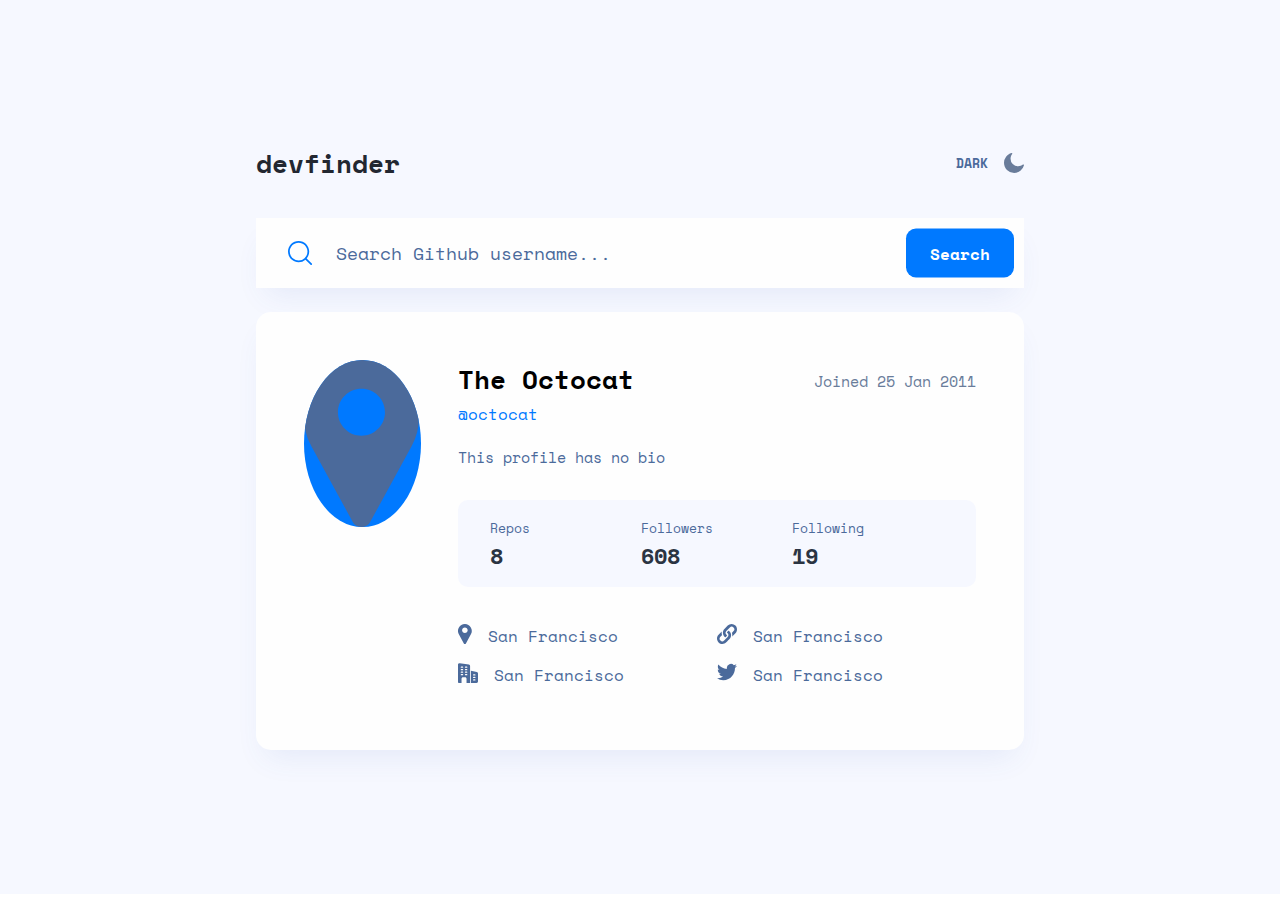
<file: git/index.html>
<!DOCTYPE html>
<html lang="en">
  <head>
    <meta charset="UTF-8" />
    <meta http-equiv="X-UA-Compatible" content="IE=edge" />
    <meta name="viewport" content="width=device-width, initial-scale=1.0" />
    <title>Github Search Repo</title>
    <link rel="stylesheet" href="./style.css" />
    <link rel="stylesheet" href="#" id="theme-style" />
    <!-- <link
      rel="stylesheet"
      href="./dark.css"
      media="(prefers-color-scheme: dark)"
    /> -->
  </head>
  <body>
    <main>
      <div class="container">
        <header>
          <div class="logo">
            <a href="#">devfinder</a>
          </div>
          <div class="colour-mode" id="colour-mode">
            <!-- either add dar or light -->
            <small></small>
            <svg
              class="moon-icon"
              width="20"
              height="20"
              xmlns="http://www.w3.org/2000/svg"
            >
              <path
                d="M19.513 11.397a.701.701 0 00-.588.128 7.496 7.496 0 01-2.276 1.336 7.101 7.101 0 01-2.583.462 7.505 7.505 0 01-5.32-2.209 7.568 7.568 0 01-2.199-5.342c0-.873.154-1.72.41-2.49a6.904 6.904 0 011.227-2.21.657.657 0 00-.102-.924.701.701 0 00-.589-.128C5.32.61 3.427 1.92 2.072 3.666A10.158 10.158 0 000 9.83c0 2.8 1.125 5.342 2.967 7.19a10.025 10.025 0 007.16 2.98c2.353 0 4.527-.822 6.266-2.183a10.13 10.13 0 003.58-5.624.623.623 0 00-.46-.796z"
                fill="#697C9A"
                fill-rule="nonzero"
              />
            </svg>

            <svg
              class="sun-icon"
              width="20"
              height="20"
              xmlns="http://www.w3.org/2000/svg"
            >
              <g fill="#FFF" fill-rule="nonzero">
                <path
                  d="M13.545 6.455c-.9-.9-2.17-1.481-3.545-1.481a4.934 4.934 0 00-3.545 1.481c-.9.9-1.481 2.17-1.481 3.545 0 1.376.582 2.646 1.481 3.545.9.9 2.17 1.481 3.545 1.481a4.934 4.934 0 003.545-1.481c.9-.9 1.481-2.17 1.481-3.545a4.934 4.934 0 00-1.481-3.545zM10 3.413a.7.7 0 00.688-.688V.688A.7.7 0 0010 0a.7.7 0 00-.688.688v2.037a.7.7 0 00.688.688zM15.635 5.344l1.455-1.455a.67.67 0 000-.952.67.67 0 00-.952 0l-1.455 1.455a.67.67 0 000 .952c.238.264.66.264.952 0zM19.312 9.312h-2.037a.7.7 0 00-.688.688.7.7 0 00.688.688h2.037A.7.7 0 0020 10a.7.7 0 00-.688-.688zM15.608 14.656a.67.67 0 00-.952 0 .67.67 0 000 .952l1.455 1.455a.67.67 0 00.952 0 .67.67 0 000-.952l-1.455-1.455zM10 16.587a.7.7 0 00-.688.688v2.037A.7.7 0 0010 20a.7.7 0 00.688-.688v-2.037a.7.7 0 00-.688-.688zM4.365 14.656L2.91 16.111a.67.67 0 000 .952.67.67 0 00.952 0l1.455-1.455a.67.67 0 000-.952c-.238-.264-.66-.264-.952 0zM3.413 10a.7.7 0 00-.688-.688H.688A.7.7 0 000 10a.7.7 0 00.688.688h2.037A.7.7 0 003.413 10zM4.365 5.344a.67.67 0 00.952 0 .67.67 0 000-.952L3.862 2.937a.67.67 0 00-.952 0 .67.67 0 000 .952l1.455 1.455z"
                />
              </g>
            </svg>
          </div>
        </header>

        <!-- Search bar section -->

        <div class="search-bar">
          <form action="#" id="search-user">
            <div class="form-container">
              <input
                type="search"
                id="search"
                placeholder="Search Github username..."
              />
              <img src="assets/icon-search.svg" alt="search-icon" />
              <small class="error-message" id="error-message">No results</small>
              <input type="submit" id="search-btn" value="Search" />
            </div>
          </form>
        </div>

        <!-- Github user card -->
        <div class="github-user" id="github-user">
          <div class="profile-img">
            <img src="./assets/icon-location.svg" alt="profile-img" />
          </div>

          <div class="github-profile">
            <div class="profile">
              <h1>The Octocat</h1>
              <small>Joined 25 Jan 2011 </small>
              <a href="">@octocat</a>
            </div>

            <p>This profile has no bio</p>

            <div class="data-info">
              <div class="data-section">
                <small>Repos</small>
                <h2>8</h2>
              </div>
              <div class="data-section">
                <small>Followers</small>
                <h2>608</h2>
              </div>
              <div class="data-section">
                <small>Following</small>
                <h2>19</h2>
              </div>
            </div>

            <div class="social-media">
              <div class="social-link">
                <a href="" target="_blank" class="hover">
                  <svg
                    height="20"
                    width="14"
                    xmlns="http://www.w3.org/2000/svg"
                  >
                    <path
                      d="M12.797 3.425C11.584 1.33 9.427.05 7.03.002a7.483 7.483 0 00-.308 0C4.325.05 2.17 1.33.955 3.425a6.963 6.963 0 00-.09 6.88l4.959 9.077.007.012c.218.38.609.606 1.045.606.437 0 .828-.226 1.046-.606l.007-.012 4.96-9.077a6.963 6.963 0 00-.092-6.88zm-5.92 5.638c-1.552 0-2.813-1.262-2.813-2.813s1.261-2.812 2.812-2.812S9.69 4.699 9.69 6.25 8.427 9.063 6.876 9.063z"
                      fill="#4b6a9b"
                    />
                  </svg>
                  <small>San Francisco</small>
                </a>
              </div>

              <div class="social-link">
                <a href="" target="_blank" class="hover">
                  <svg
                    height="20"
                    width="20"
                    xmlns="http://www.w3.org/2000/svg"
                  >
                    <g fill="#4b6a9b">
                      <path
                        d="M7.404 5.012c-2.355 2.437-1.841 6.482.857 8.273.089.06.207.048.283-.027.568-.555 1.049-1.093 1.47-1.776a.213.213 0 00-.084-.3A2.743 2.743 0 018.878 10.1a2.64 2.64 0 01-.223-1.803c.168-.815 1.043-1.573 1.711-2.274l-.004-.002 2.504-2.555a2.568 2.568 0 013.648-.019 2.6 2.6 0 01.037 3.666l-1.517 1.56a.266.266 0 00-.06.273c.35 1.012.435 2.44.201 3.519-.006.03.031.05.053.028l3.228-3.295c2.062-2.105 2.044-5.531-.04-7.615a5.416 5.416 0 00-7.691.04L7.417 4.998l-.013.014z"
                      />
                      <path
                        d="M13.439 13.75a.401.401 0 00.006-.003c.659-1.204.788-2.586.48-3.933l-.002.002-.001-.001a5.434 5.434 0 00-2.19-3.124.3.3 0 00-.333.015c-.553.448-1.095 1.021-1.452 1.754a.243.243 0 00.096.317c.415.24.79.593 1.04 1.061h.001c.196.33.388.958.263 1.632-.116.894-1.019 1.714-1.736 2.453-.546.559-1.935 1.974-2.49 2.542a2.6 2.6 0 01-3.666.037 2.6 2.6 0 01-.038-3.666l1.521-1.564A.266.266 0 005 11.004c-.338-1.036-.43-2.432-.217-3.51.006-.03-.031-.049-.053-.027l-3.179 3.245c-2.083 2.126-2.066 5.588.04 7.693 2.125 2.083 5.57 2.048 7.653-.078.723-.81 3.821-3.678 4.195-4.577z"
                      />
                    </g>
                  </svg>
                  <small>San Francisco</small>
                </a>
              </div>

              <div class="social-link">
                <a href="" target="_blank" class="hover">
                  <svg
                    height="20"
                    width="20"
                    xmlns="http://www.w3.org/2000/svg"
                  >
                    <g fill="#4b6a9b">
                      <path
                        d="M10.858 1.558L1.7.167A1.477 1.477 0 00.517.492 1.49 1.49 0 000 1.608v17.559c0 .458.375.833.833.833h2.709v-4.375c0-.808.65-1.458 1.458-1.458h2.083c.809 0 1.459.65 1.459 1.458V20h3.541V3a1.46 1.46 0 00-1.225-1.442zM4.583 12.292h-1.25a.625.625 0 010-1.25h1.25a.625.625 0 010 1.25zm0-2.5h-1.25a.625.625 0 010-1.25h1.25a.625.625 0 010 1.25zm0-2.5h-1.25a.625.625 0 010-1.25h1.25a.625.625 0 010 1.25zm0-2.5h-1.25a.625.625 0 010-1.25h1.25a.625.625 0 010 1.25zm4.167 7.5H7.5a.625.625 0 010-1.25h1.25a.625.625 0 010 1.25zm0-2.5H7.5a.625.625 0 010-1.25h1.25a.625.625 0 010 1.25zm0-2.5H7.5a.625.625 0 010-1.25h1.25a.625.625 0 010 1.25zm0-2.5H7.5a.625.625 0 010-1.25h1.25a.625.625 0 010 1.25zM18.85 9.035l-5.933-1.242V20h5.625A1.46 1.46 0 0020 18.542V10.46c0-.688-.47-1.274-1.15-1.425zM16.875 17.5h-1.25a.625.625 0 010-1.25h1.25a.625.625 0 010 1.25zm0-2.5h-1.25a.625.625 0 010-1.25h1.25a.625.625 0 010 1.25zm0-2.5h-1.25a.625.625 0 010-1.25h1.25a.625.625 0 010 1.25z"
                      />
                    </g>
                  </svg>
                  <small>San Francisco</small>
                </a>
              </div>

              <div class="social-link">
                <a href="" target="_blank" class="hover">
                  <svg
                    height="18"
                    width="20"
                    xmlns="http://www.w3.org/2000/svg"
                  >
                    <path
                      d="M20 2.799a8.549 8.549 0 01-2.363.647 4.077 4.077 0 001.804-2.266 8.194 8.194 0 01-2.6.993A4.099 4.099 0 009.75 4.977c0 .324.027.637.095.934-3.409-.166-6.425-1.8-8.452-4.288a4.128 4.128 0 00-.56 2.072c0 1.42.73 2.679 1.82 3.408A4.05 4.05 0 01.8 6.598v.045a4.119 4.119 0 003.285 4.028 4.092 4.092 0 01-1.075.135c-.263 0-.528-.015-.776-.07.531 1.624 2.038 2.818 3.831 2.857A8.239 8.239 0 01.981 15.34 7.68 7.68 0 010 15.285a11.543 11.543 0 006.29 1.84c7.545 0 11.67-6.25 11.67-11.667 0-.182-.006-.357-.015-.53A8.18 8.18 0 0020 2.798z"
                      fill="#4b6a9b"
                    />
                  </svg>
                  <small>San Francisco</small>
                </a>
              </div>
            </div>
          </div>
        </div>
      </div>
    </main>
    <script src="./index.js"></script>
  </body>
</html>
</file>
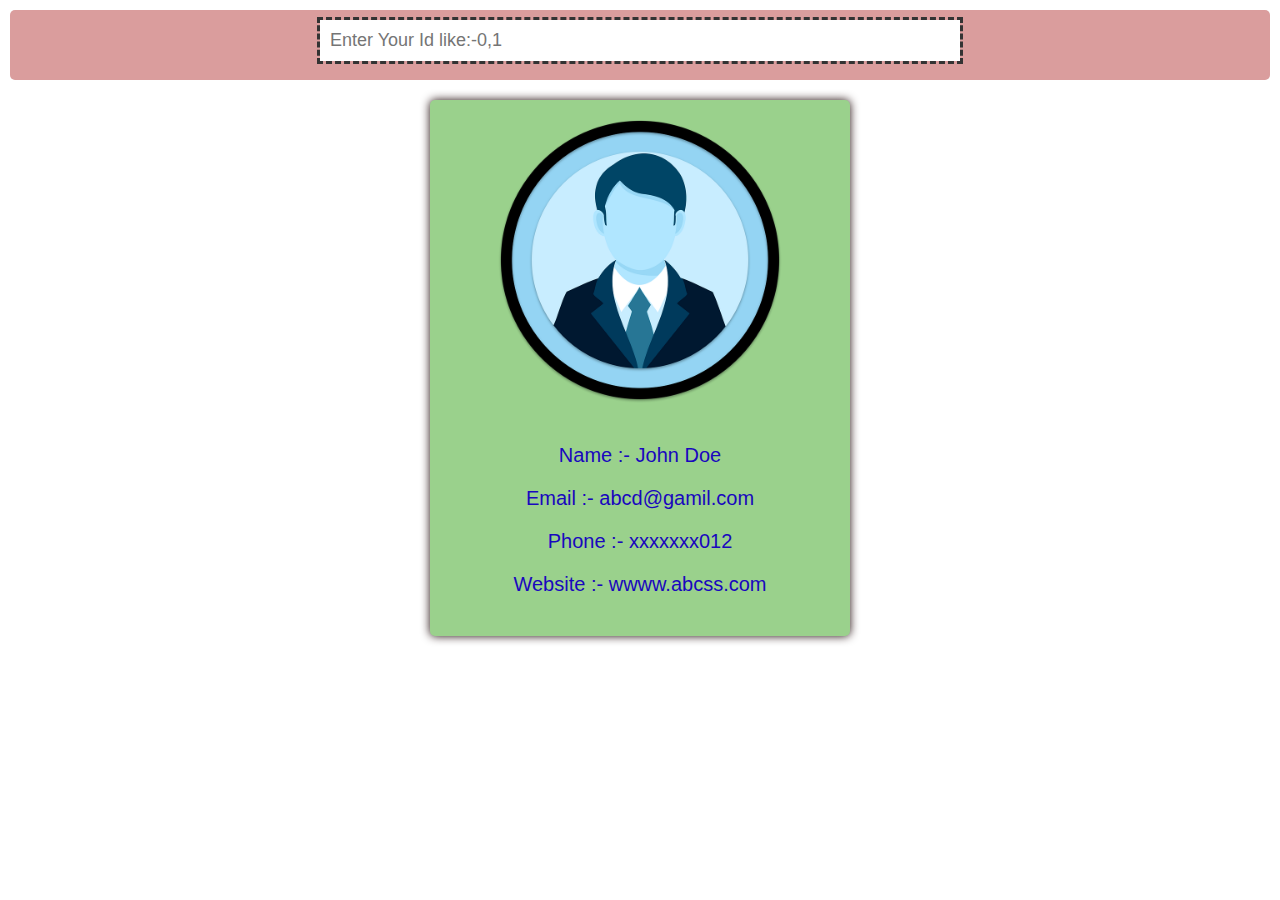
<file: test10June/index.html>
<!DOCTYPE html>
<html lang="en">
  <head>
    <meta charset="UTF-8" />
    <meta http-equiv="X-UA-Compatible" content="IE=edge" />
    <meta name="viewport" content="width=device-width, initial-scale=1.0" />
    <title>Business Card</title>
    <link rel="stylesheet" href="index.css" />
  </head>
  <body>
    <div class="row">
      <div class="search">
        <form action="">
          <input
            type="text"
            placeholder="Enter Your Id like:-0,1"
            id="search"
          />
        </form>
      </div>
      <div class="card" id="card">
        <div class="card-image">
          <img src="./user.png" width="300" height="300" alt="image1" />
        </div>
        <div class="card-text">
          <p>Name :- John Doe</p>
          <p>Email :- abcd@gamil.com</p>
          <p>Phone :- xxxxxxx012</p>
          <p>Website :- wwww.abcss.com</p>
        </div>
      </div>
    </div>
    <script src="./index.js"></script>
  </body>
</html>
</file>
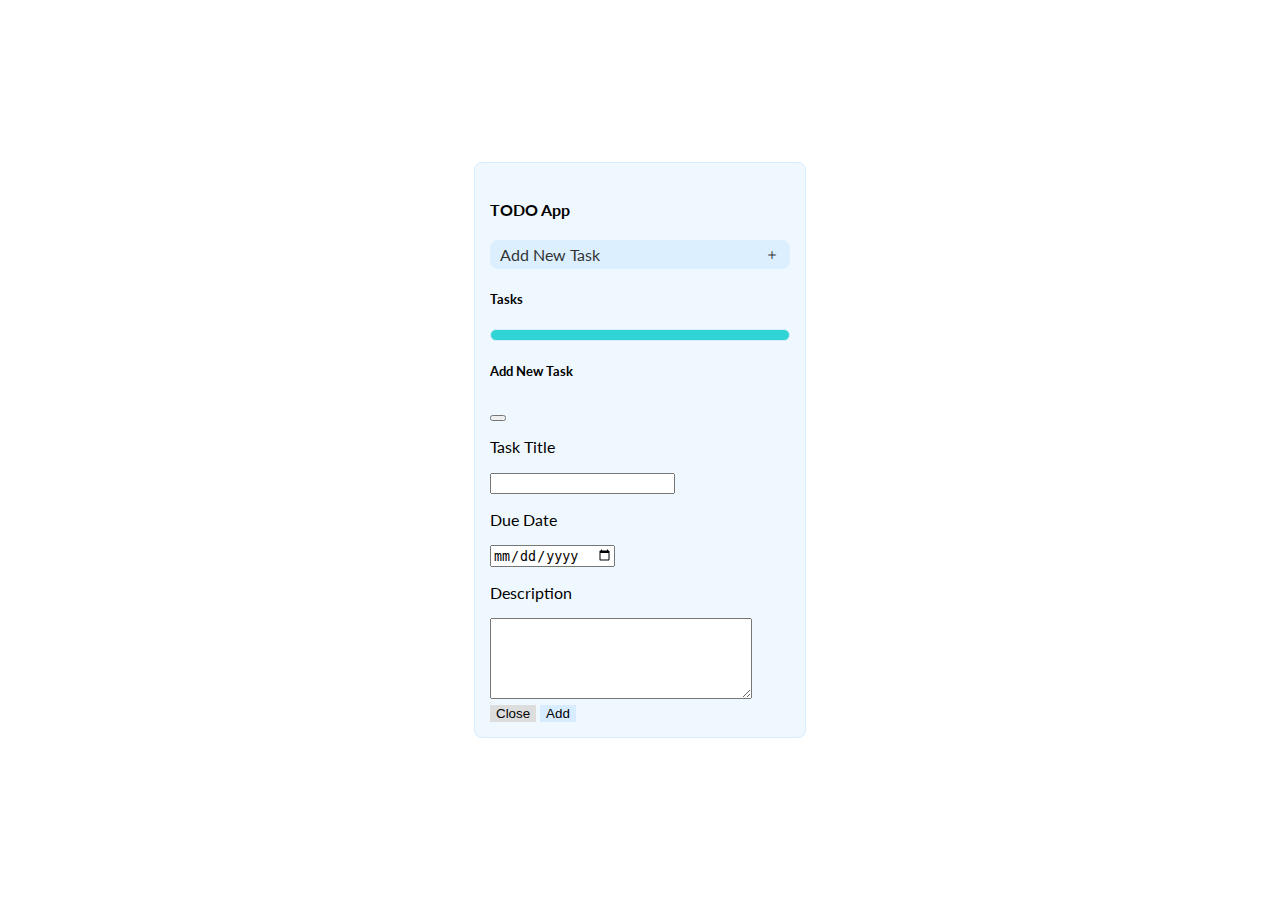
<file: todo2/index.html>
<!DOCTYPE html>
<html lang="en">
  <head>
    <meta charset="UTF-8" />
    <meta http-equiv="X-UA-Compatible" content="IE=edge" />
    <meta name="viewport" content="width=device-width, initial-scale=1.0" />
    <title>Todo App</title>
    <link rel="stylesheet" href="style.css" />
    <!-- CSS only -->
    <link
      href="https://cdn.jsdelivr.net/npm/bootstrap@5.2.0-beta1/dist/css/bootstrap.min.css"
      rel="stylesheet"
      integrity="sha384-0evHe/X+R7YkIZDRvuzKMRqM+OrBnVFBL6DOitfPri4tjfHxaWutUpFmBp4vmVor"
      crossorigin="anonymous"
    />
    <!-- JavaScript Bundle with Popper -->
    <script
      src="https://cdn.jsdelivr.net/npm/bootstrap@5.2.0-beta1/dist/js/bootstrap.bundle.min.js"
      integrity="sha384-pprn3073KE6tl6bjs2QrFaJGz5/SUsLqktiwsUTF55Jfv3qYSDhgCecCxMW52nD2"
      crossorigin="anonymous"
    ></script>
    <link
      rel="stylesheet"
      href="https://cdn.jsdelivr.net/npm/bootstrap-icons@1.8.3/font/bootstrap-icons.css"
    />
  </head>
  <body>
    <div class="app">
      <h4>TODO App</h4>
      <div id="addNew" data-bs-toggle="modal" data-bs-target="#form">
        <span>Add New Task</span>
        <i class="bi bi-plus"></i>
      </div>
      <h5 class="text-center my-3">Tasks</h5>
      <div id="tasks"></div>

      <!-- Modal -->
      <form
        class="modal fade"
        id="form"
        tabindex="-1"
        aria-labelledby="exampleModalLabel"
        aria-hidden="true"
      >
        <div class="modal-dialog">
          <div class="modal-content">
            <div class="modal-header">
              <h5 class="modal-title" id="exampleModalLabel">Add New Task</h5>
              <button
                type="button"
                class="btn-close"
                data-bs-dismiss="modal"
                aria-label="Close"
              ></button>
            </div>
            <div class="modal-body">
              <div>
                <p>Task Title</p>
                <input
                  type="text"
                  class="form-control"
                  id="textInput"
                  name="taskTitle"
                />
                <div id="msg"></div>
              </div>

              <div>
                <p class="mt-2">Due Date</p>
                <input
                  type="date"
                  name="date"
                  id="dateInput"
                  class="form-control"
                />
              </div>
              <div>
                <p class="mt-2">Description</p>
                <textarea
                  name="desc"
                  id="textarea"
                  class="form-control"
                  cols="30"
                  rows="5"
                ></textarea>
              </div>
            </div>
            <div class="modal-footer">
              <button
                type="button"
                class="btn btn-secondary"
                data-bs-dismiss="modal"
                id="cancel"
              >
                Close
              </button>
              <button type="submit" id="add" class="btn btn-primary">
                Add
              </button>
            </div>
          </div>
        </div>
      </form>
    </div>
    <script src="./index.js"></script>
  </body>
</html>
</file>
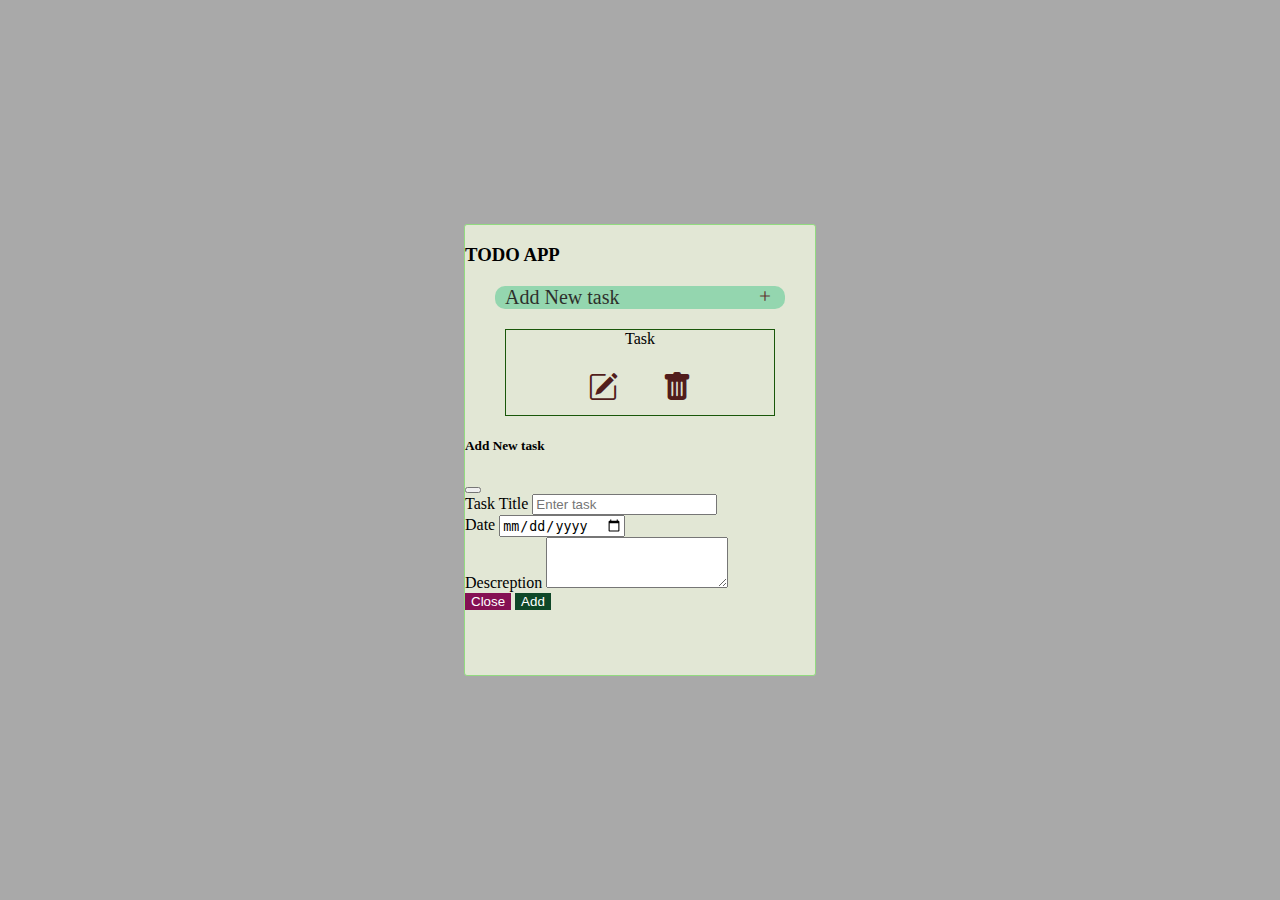
<file: todoApp/index.html>
<!DOCTYPE html>
<html lang="en">
  <head>
    <meta charset="UTF-8" />
    <meta http-equiv="X-UA-Compatible" content="IE=edge" />
    <meta name="viewport" content="width=device-width, initial-scale=1.0" />
    <title>Todo App</title>
    <link rel="stylesheet" href="./style.css" />
    <link
      href="https://cdn.jsdelivr.net/npm/bootstrap@5.2.0-beta1/dist/css/bootstrap.min.css"
      rel="stylesheet"
      integrity="sha384-0evHe/X+R7YkIZDRvuzKMRqM+OrBnVFBL6DOitfPri4tjfHxaWutUpFmBp4vmVor"
      crossorigin="anonymous"
    />
    <link
      rel="stylesheet"
      href="https://cdn.jsdelivr.net/npm/bootstrap-icons@1.8.3/font/bootstrap-icons.css"
    />
  </head>
  <body>
    <div class="app">
      <h3>TODO APP</h3>
      <div id="addnew" data-bs-toggle="modal" data-bs-target="#form">
        <span>Add New task</span>
        <i class="bi bi-plus fs-5 fw-bolder"></i>
      </div>
      <div class="text-center" id="textShow">Task
        <!-- //takssk -->
            <div class="task">
                <div class="task-title">
                    <h3 id="task-title"></h3>
                    <span id="task-date"></span>
                </div>
                <div class="task-desc">
                    <p id="task-desc"></p>
                </div>  
                <div class="icon">
                  <div id="updateData"  data-bs-toggle="modal" data-bs-target="#form">
                    <i class="bi bi-pencil-square" id="btne" onclick="editData()"></i>
                </div>
                    <i class="bi bi-trash-fill" id="btnd" onclick="deleteData()"></i>
                </div>
            </div>
      </div>
      <div id="task"></div>
      <!-- modals -->
      <!-- Modal -->
      <div
        class="modal fade"
        id="form"
        tabindex="-1"
        aria-labelledby="exampleModalLabel"
        aria-hidden="true"
      >
        <div class="modal-dialog">
          <div class="modal-content">
            <div class="modal-header">
              <h5 class="modal-title" id="exampleModalLabel">Add New task</h5>
              <button
                type="button"
                class="btn-close"
                data-bs-dismiss="modal"
                aria-label="Close"
              ></button>
            </div>
            <div class="modal-body">
                <form id="form-task">
                    <div class="form-group">
                    <label for="task">Task Title</label>
                    <input
                        type="text"
                        class="form-control"
                        id="textinput"
                        placeholder="Enter task"
                   
                    />
                    <div id="msg"></div>
                    </div>
                    <div class="form-group">
                    <label for="date">Date</label>
                    <input
                        type="date"
                        class="form-control"
                        id="dateinput"
                        placeholder="Enter date"
                        
                    />
                    </div>
                    <div class="form-group">
                        <label for="desc">Descreption</label>
                    <textarea class="form-control" id="textarea" rows="3"></textarea>
                    </div>
              
            </div>
            <div class="modal-footer">
              <button
                type="button"
                class="btn btn-secondary"
                data-bs-dismiss="modal"
                id="close"
              >
                Close
              </button>
              <button type="submit" id="add" class="btn btn-primary">
                Add
              </button>
            </div>
            
          </div>
        </div>
      </div>
    </div>
    <script
      src="https://cdn.jsdelivr.net/npm/bootstrap@5.2.0-beta1/dist/js/bootstrap.bundle.min.js"
      integrity="sha384-pprn3073KE6tl6bjs2QrFaJGz5/SUsLqktiwsUTF55Jfv3qYSDhgCecCxMW52nD2"
      crossorigin="anonymous"
    ></script>
    <script src="./index.js"></script>
  </body>
</html>
</file>
<file: git/style.css>
@import url("https://fonts.googleapis.com/css2?family=Space+Mono:wght@400;700&display=swap");

* {
  box-sizing: border-box;
  font-family: "Space Mono", monospace;
  font-size: 16px;
  margin: 0;
  padding: 0;
}

:root {
  --primary-colour: #0079ff;
  --background-colour: #f6f8ff;
  --content-background: #fefefe;
  --input-placeholder: #4b6a9b;
  --mode-colour: #697c9a;
  --number-colour: #2b3442;
  --text-colour: #222731;
}

/**************************** Main container *****************************/
main {
  background-color: var(--background-colour);
  padding: 144px 0;
  width: 100%;
}
.container {
  margin: 0 auto;

  min-width: 730px;
  width: 60%;
}

/* Font Weight = 700 */
.logo a,
.colour-mode small,
.search-bar input[type="submit"] {
  font-weight: 700;
}

/**************************** Header *****************************/
header {
  display: flex;
  justify-content: space-between;
  margin-bottom: 36px;
}
.logo a,
.colour-mode small {
  color: var(--text-colour);
}

.logo a {
  text-decoration: none;
  font-size: 26px;
}
.colour-mode {
  display: flex;
  align-items: center;
  justify-content: space-between;
  cursor: pointer;
}

.colour-mode small::after {
  content: "dark";
}
.colour-mode:hover small {
  color: var(--text-colour);
}
.colour-mode:hover .moon-icon path {
  fill: var(--text-colour);
}

.colour-mode small {
  text-transform: uppercase;
  font-size: 13px;
  margin-right: 16px;
  color: var(--input-placeholder);
}

.sun-icon {
  display: none;
}

/**************************** Search bar *****************************/
.search-bar {
  margin-bottom: 24px;
}
.form-container {
  position: relative;
}

.search-bar input[type="search"] {
  width: 100%;
  padding: 22px 80px 22px;
  border: 0;
  font-size: 18px;
  background-color: var(--content-background);
  color: var(--text-colour);
  caret-color: var(--primary-colour);
}
/* .search-bar input[type="search"]:-internal-autofill-selected {
    background-color: var(--content-background);
} */
.search-bar input[type="search"]:focus {
  outline: 0;
}

.search-bar input[type="search"]::placeholder {
  color: var(--input-placeholder);
  font-size: 18px;
}

.search-bar img,
.search-bar input[type="submit"],
.error-message {
  position: absolute;
  cursor: pointer;
  top: 50%;
  transform: translateY(-50%);
}

.error-message {
  color: red;
  right: 140px;
  cursor: default;
  font-weight: 700;
  display: none;
}

.search-bar img {
  left: 32px;
}

.search-bar input[type="submit"] {
  right: 10px;
  border: 0;
  background-color: var(--primary-colour);
  color: #fff;
  padding: 12.5px 24px;
  border-radius: 10px;
}
.search-bar input[type="submit"]:hover {
  background-color: #60abff;
}

.search-bar,
.github-user {
  box-shadow: 0 16px 30px -10px rgba(70, 96, 187, 0.1);
  background-color: var(--content-background);
  border-radius: 15px;
}

/* Github User section */
.github-user {
  display: flex;
  justify-content: space-between;
  padding: 48px;
}

.github-user .profile-img {
  margin-right: 37px;
}

.github-user .profile-img img {
  border-radius: 50%;
  width: 117px;
  background-color: #0079ff;
}

.github-profile {
  width: 80%;
}
.github-profile .profile {
  display: grid;
  grid-template-columns: auto auto;
}

.github-profile .profile h1 {
  font-size: 26px;
}

.github-profile .profile small {
  font-size: 15px;
  color: var(--mode-colour);
  padding: 10px 0;
  text-align: end;
}

.github-profile .profile a {
  color: var(--primary-colour);
  text-decoration: none;
}

.github-profile p {
  font-size: 15px;
  margin: 20px 0px 32px;
  color: var(--input-placeholder);
}

/* data-info section */
.github-profile .data-info {
  background-color: var(--background-colour);
  border-radius: 10px;
  display: grid;
  grid-template-columns: repeat(3, 33.3%);
  padding: 15px 32px;
  margin-bottom: 37px;
}

.data-info .data-section small {
  color: var(--input-placeholder);
  font-size: 13px;
}

.data-info .data-section h2 {
  font-size: 22px;
  line-height: 33px;
  color: var(--number-colour);
}

/* Social media section */
.github-profile .social-media {
  display: grid;
  grid-template-columns: repeat(2, 50%);
}

.social-media .social-link {
  margin-bottom: 15px;
}

.social-link a {
  text-decoration: none;
  display: flex;
  align-content: center;
}
.social-link a small {
  color: var(--input-placeholder);
  margin-left: 16px;
}

.not-available {
  opacity: 0.5;
}

/* ********************tablet mode******************** */

@media (max-width: 1000px) {
  .container {
    min-height: 573px;
    width: 100%;
  }

  .github-user {
    padding: 40px;
    display: block;
  }

  .github-user .profile-img {
    float: left;
  }

  .github-user .github-profile .profile {
    height: 117px;
    position: relative;
  }

  .github-profile {
    width: 100%;
  }

  .github-profile .profile h1,
  .github-profile .profile a,
  .github-profile .profile small {
    position: absolute;
  }

  .github-profile .profile h1 {
    top: 12px;
  }

  .github-profile .profile a {
    top: 51px;
  }

  .github-profile .profile small {
    bottom: 14px;
    padding: 0;
  }

  .github-profile p {
    margin-top: 24px;
  }
}

/* ****************mobile mode***************** */

@media (max-width: 640px) {
  main {
    padding-top: 31px;
  }

  .container {
    width: 87%;
    min-width: 327px;
  }
}

@media (max-width: 500px) {
  header {
    margin-bottom: 35px;
  }

  .search-bar input[type="search"] {
    font-size: 13px;
    padding: 20px 45px;
  }

  .search-bar input[type="search"]::placeholder,
  .error-message {
    font-size: 13px;
  }

  .search-bar img {
    left: 16px;
    font-size: 13px;
  }

  .search-bar input[type="submit"] {
    right: 7px;
    width: 85px;
    font-size: 13px;
    padding: 12px 14px;
  }
  .github-user {
    padding: 32px 24px;
  }
  .github-user .profile-img {
    width: 22%;
    margin-right: 20px;
  }

  .github-user .profile-img img {
    width: 70px;
  }

  .github-user .github-profile .profile {
    height: 70px;
  }

  .github-profile .profile h1 {
    top: 1px;
    font-size: 16px;
  }

  .github-profile p,
  .github-profile .profile a,
  .github-profile .profile small {
    font-size: 13px;
  }

  .github-profile .profile a {
    top: 25px;
  }

  .github-profile .profile small {
    bottom: 0;
  }

  .github-profile p {
    margin: 33px 0 23px;
  }

  .github-user .data-info {
    padding: 18px 15px;
  }

  .github-user .data-info .data-section {
    text-align: center;
  }
  .data-info .data-section small {
    font-size: 11px;
    line-height: 17px;
  }

  .data-info .data-section h2 {
    font-size: 16px;
  }

  .github-user .social-media {
    grid-template-columns: auto;
  }

  .social-link a small {
    margin-left: 13px;
    font-size: 13px;
  }
}
</file>
<file: git/dark.css>
:root {
  --primary-colour: #0079ff;
  --background-colour: #141d2f;
  --content-background: #1e2a47;
  --input-placeholder: #ffffff;
  --mode-colour: #ffffff;
  --number-colour: #ffffff;
  --text-colour: #ffffff;
}

.moon-icon {
  display: none;
}

.sun-icon {
  display: inline-block;
}

.colour-mode small::after {
  content: "light";
}

.colour-mode small:hover {
  color: #90a4d4;
}

.colour-mode .sun-icon path:hover {
  fill: #90a4d4;
}

.search-bar,
.github-user {
  box-shadow: none;
}
.github-profile .profile h1 {
  color: var(--text-colour);
}

.social-link a svg path {
  fill: var(--text-colour);
}
</file>
<file: test10June/index.css>
* {
  /* background-color: wheat; */
  margin: 0px;
  padding: 0px;
}
.row {
  display: flex;
  flex-wrap: wrap;
  justify-content: row;
  justify-content: center;
}
.search {
  width: 100%;
  height: 50px;
  background-color: #da9d9d;
  border-radius: 5px;
  padding: 10px;
  text-align: center;
  margin: 10px;
}
input {
  width: 50%;
  padding: 10px;
  height: 50%;
  border: none;
  outline-style: dashed;
  font-size: 18px;
  font-family: "Roboto", sans-serif;
  font-weight: 300;
  color: #333;
}
.card {
  width: 400px;
  height: auto;
  text-align: center;
  background-color: #9ad18c;
  border-radius: 5px;
  box-shadow: 0px 0px 10px rgb(31, 10, 10);
  margin: 10px;
  padding: 10px;
}
.card-text {
  font-size: 18px;
  margin: 30px;
  font-family: "Roboto", sans-serif;
  font-weight: 300;
  color: #333;
}
.card-text h3 {
  font-size: 30px;
  font-family: "Roboto", sans-serif;
  font-weight: 300;
  color: #333;
}
.card-text p {
  font-size: 20px;
  margin: 20px;
  font-family: "Roboto", sans-serif;
  font-weight: 300;
  color: rgb(25, 7, 190);
}
</file>
<file: todo2/style.css>
@import url("https://fonts.googleapis.com/css2?family=Lato:wght@300;400;700;900&display=swap");

body {
  margin: 0 50px;
  background-color: #fff;
  display: flex;
  align-items: center;
  justify-content: center;
  height: 100vh;
  font-family: "Lato", sans-serif;
}
.app {
  background-color: aliceblue;
  width: 300px;
  height: auto;
  border: 1px solid #d7edff;
  border-radius: 8px;
  padding: 15px;
}
#addNew {
  display: flex;
  align-items: center;
  justify-content: space-between;
  background-color: #d7edff;
  opacity: 0.8;
  padding: 5px 10px;
  border-radius: 8px;
  cursor: pointer;
  margin-top: 20px;
}

#add {
  background-color: #d7edff;
  color: #000;
  outline: none;
  border: none;
}

#cancel {
  background-color: #ddd;
  color: #000;
  outline: none;
  border: none;
}

#msg {
  color: red;
  font-size: 12px;
  padding-left: 2px;
}
#tasks {
  display: grid;
  border: 1px solid #d7edff;
  background-color: rgb(48, 212, 212);
  border-radius: 8px;
  padding: 5px 10px;
  margin-top: 10px;
}
#tasks div {
  margin: 5px;
  color: #d7edff;
  padding: 5px;
  background-color: rgb(188, 104, 209);
  text-align: center;
}
</file>
<file: todoApp/style.css>
body {
  margin: 0 50px;
  background-color: darkgray;
  display: flex;
  justify-content: center;
  align-items: center;
  height: 100vh;
}
.app {
  background-color: rgb(226, 231, 213);
  width: 350px;
  height: 450px;
  border: 1px solid rgb(146, 219, 128);
  border-radius: 3px;
}
.app #addnew {
  background-color: rgb(129, 211, 166);
  display: flex;
  justify-content: space-between;
  padding: 0px 10px;
  font-size: 20px;
  align-items: center;
  margin: 20px 30px;
  border-radius: 10px;
  opacity: 0.8;
  cursor: pointer;
}
.bi {
  color: rgb(66, 8, 8);
}
#add {
  color: #ffff;
  background-color: rgb(15, 71, 40);
  outline: none;
  border: none;
}
#close {
  color: #ffff;
  background-color: rgb(133, 17, 84);
  outline: none;
  border: none;
}
#msg {
  color: red;
}
.text-center {
  text-align: center;
  border: 1px solid rgb(25, 87, 10);
  margin: 10px 40px;
}
.icon {
  font-size: 30px;
  color: rgb(36, 92, 22);
  display: flex;
  justify-content: center;
  align-items: center;
  justify-content: space-around;
  cursor: pointer;
}
.task {
  align-items: center;
  padding: 0px 20px;
  font-size: 20px;
  margin: 10px 40px;
  border-radius: 20px;
  opacity: 0.9;
}
</file>
